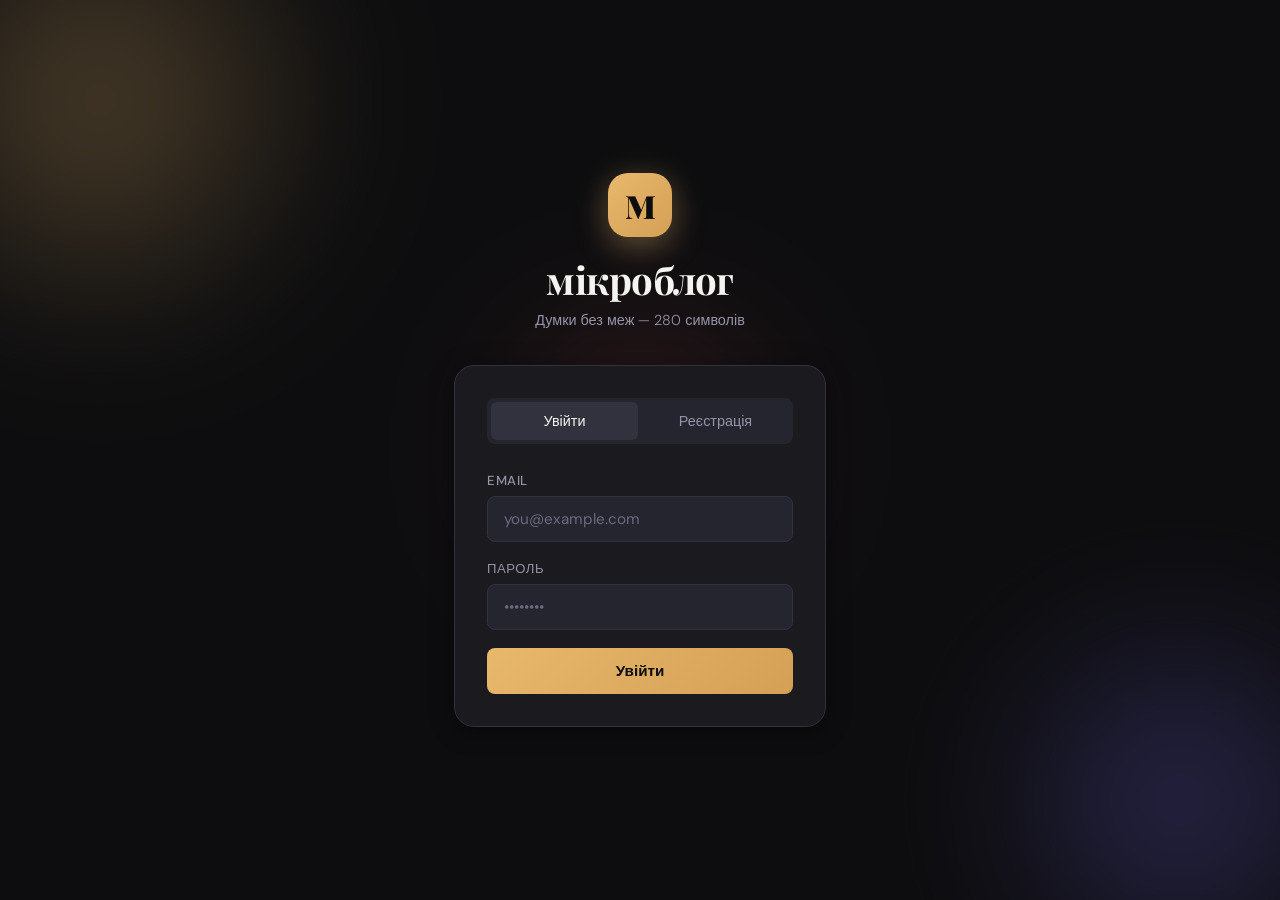
<file: frontend/index.html>
<!DOCTYPE html>
<html lang="uk">
<head>
  <meta charset="UTF-8" />
  <meta name="viewport" content="width=device-width, initial-scale=1.0" />
  <title>Мікроблог</title>
  <link rel="preconnect" href="https://fonts.googleapis.com" />
  <link rel="preconnect" href="https://fonts.gstatic.com" crossorigin />
  <link href="https://fonts.googleapis.com/css2?family=Playfair+Display:ital,wght@0,400;0,700;0,900;1,400&family=DM+Sans:wght@300;400;500;600&display=swap" rel="stylesheet" />
  <link rel="stylesheet" href="style.css" />
</head>
<body>

<!-- ══════════════ AUTH SCREEN ══════════════ -->
<div id="auth-screen" class="screen active">
  <div class="auth-bg">
    <div class="auth-blob blob-1"></div>
    <div class="auth-blob blob-2"></div>
    <div class="auth-blob blob-3"></div>
  </div>
  <div class="auth-container">
    <div class="auth-brand">
      <div class="brand-mark">М</div>
      <h1 class="brand-name">мікроблог</h1>
      <p class="brand-tagline">Думки без меж — 280 символів</p>
    </div>

    <div class="auth-card">
      <div class="auth-tabs">
        <button class="auth-tab active" data-tab="login">Увійти</button>
        <button class="auth-tab" data-tab="register">Реєстрація</button>
      </div>

      <!-- LOGIN -->
      <form id="login-form" class="auth-form active">
        <div class="field">
          <label>Email</label>
          <input type="email" id="login-email" placeholder="you@example.com" required />
        </div>
        <div class="field">
          <label>Пароль</label>
          <input type="password" id="login-password" placeholder="••••••••" required />
        </div>
        <div id="login-error" class="form-error hidden"></div>
        <button type="submit" class="btn-primary">
          <span>Увійти</span>
          <div class="btn-loader hidden"></div>
        </button>
      </form>

      <!-- REGISTER -->
      <form id="register-form" class="auth-form">
        <div class="field">
          <label>Ім'я користувача</label>
          <input type="text" id="reg-username" placeholder="sofia_dev" required />
        </div>
        <div class="field">
          <label>Email</label>
          <input type="email" id="reg-email" placeholder="you@example.com" required />
        </div>
        <div class="field">
          <label>Пароль</label>
          <input type="password" id="reg-password" placeholder="мінімум 8 символів" required />
        </div>
        <div class="field">
          <label>Про себе <span class="optional">(необов'язково)</span></label>
          <input type="text" id="reg-bio" placeholder="Хто ти?" />
        </div>
        <div id="register-error" class="form-error hidden"></div>
        <button type="submit" class="btn-primary">
          <span>Створити акаунт</span>
          <div class="btn-loader hidden"></div>
        </button>
      </form>
    </div>
  </div>
</div>

<!-- ══════════════ MAIN APP ══════════════ -->
<div id="app-screen" class="screen">

  <!-- SIDEBAR -->
  <aside class="sidebar">
    <div class="sidebar-brand">
      <div class="brand-mark-sm">М</div>
      <span>мікроблог</span>
    </div>

    <nav class="sidebar-nav">
      <button class="nav-item active" data-view="feed">
        <svg viewBox="0 0 24 24"><path d="M3 12l2-2m0 0l7-7 7 7M5 10v10a1 1 0 001 1h3m10-11l2 2m-2-2v10a1 1 0 01-1 1h-3m-6 0a1 1 0 001-1v-4a1 1 0 011-1h2a1 1 0 011 1v4a1 1 0 001 1m-6 0h6"/></svg>
        <span>Стрічка</span>
      </button>
      <button class="nav-item" data-view="explore">
        <svg viewBox="0 0 24 24"><path d="M21 21l-6-6m2-5a7 7 0 11-14 0 7 7 0 0114 0z"/></svg>
        <span>Огляд</span>
      </button>
      <button class="nav-item" data-view="profile">
        <svg viewBox="0 0 24 24"><path d="M16 7a4 4 0 11-8 0 4 4 0 018 0zM12 14a7 7 0 00-7 7h14a7 7 0 00-7-7z"/></svg>
        <span>Профіль</span>
      </button>
    </nav>

    <button class="compose-btn" id="open-compose">
      <svg viewBox="0 0 24 24"><path d="M12 4v16m8-8H4"/></svg>
      Новий допис
    </button>

    <div class="sidebar-user" id="sidebar-user">
      <div class="user-avatar-sm" id="sidebar-avatar">?</div>
      <div class="user-info-sm">
        <div class="user-name-sm" id="sidebar-username">—</div>
        <div class="user-handle-sm" id="sidebar-email">—</div>
      </div>
      <button class="logout-btn" id="logout-btn" title="Вийти">
        <svg viewBox="0 0 24 24"><path d="M17 16l4-4m0 0l-4-4m4 4H7m6 4v1a3 3 0 01-3 3H6a3 3 0 01-3-3V7a3 3 0 013-3h4a3 3 0 013 3v1"/></svg>
      </button>
    </div>
  </aside>

  <!-- MAIN CONTENT -->
  <main class="main-content">

    <!-- FEED VIEW -->
    <div id="view-feed" class="view active">
      <div class="view-header">
        <h2>Стрічка</h2>
        <button class="refresh-btn" id="refresh-feed" title="Оновити">
          <svg viewBox="0 0 24 24"><path d="M4 4v5h.582m15.356 2A8.001 8.001 0 004.582 9m0 0H9m11 11v-5h-.581m0 0a8.003 8.003 0 01-15.357-2m15.357 2H15"/></svg>
        </button>
      </div>
      <div id="feed-posts" class="posts-list">
        <div class="loading-state">
          <div class="spinner"></div>
          <p>Завантаження стрічки…</p>
        </div>
      </div>
      <div id="feed-empty" class="empty-state hidden">
        <div class="empty-icon">📭</div>
        <h3>Стрічка порожня</h3>
        <p>Підпишись на когось щоб бачити їхні дописи тут</p>
        <button class="btn-secondary" data-view="explore">Знайти людей</button>
      </div>
    </div>

    <!-- EXPLORE VIEW -->
    <div id="view-explore" class="view">
      <div class="view-header">
        <h2>Огляд</h2>
      </div>
      <div id="explore-posts" class="posts-list">
        <div class="loading-state">
          <div class="spinner"></div>
          <p>Завантаження…</p>
        </div>
      </div>
    </div>

    <!-- PROFILE VIEW -->
    <div id="view-profile" class="view">
      <div id="profile-content">
        <div class="loading-state">
          <div class="spinner"></div>
        </div>
      </div>
    </div>

  </main>

  <!-- RIGHT PANEL -->
  <aside class="right-panel">
    <div class="panel-card" id="my-stats-card">
      <h3>Моя статистика</h3>
      <div class="stats-grid">
        <div class="stat-item">
          <div class="stat-num" id="stat-posts">—</div>
          <div class="stat-label">Дописів</div>
        </div>
        <div class="stat-item">
          <div class="stat-num" id="stat-followers">—</div>
          <div class="stat-label">Підписників</div>
        </div>
        <div class="stat-item">
          <div class="stat-num" id="stat-following">—</div>
          <div class="stat-label">Підписок</div>
        </div>
      </div>
    </div>

    <div class="panel-card">
      <h3>Про сервіс</h3>
      <p class="panel-text">Мікроблог — місце для коротких думок, ідей та моментів. Максимум 280 символів.</p>
    </div>
  </aside>

</div>

<!-- ══════════════ COMPOSE MODAL ══════════════ -->
<div id="compose-modal" class="modal-overlay hidden">
  <div class="modal">
    <div class="modal-header">
      <h3>Новий допис</h3>
      <button class="modal-close" id="close-compose">✕</button>
    </div>
    <div class="modal-body">
      <div class="compose-area">
        <div class="compose-avatar" id="compose-avatar">?</div>
        <div class="compose-input-wrap">
          <textarea id="compose-text" placeholder="Що у тебе на думці?" maxlength="280" rows="4"></textarea>
          <div class="compose-footer">
            <span class="char-count"><span id="char-num">0</span>/280</span>
            <button class="btn-primary" id="submit-post">
              <span>Опублікувати</span>
              <div class="btn-loader hidden"></div>
            </button>
          </div>
        </div>
      </div>
      <div id="compose-error" class="form-error hidden"></div>
    </div>
  </div>
</div>

<!-- ══════════════ TOAST ══════════════ -->
<div id="toast" class="toast hidden"></div>

<script src="app.js"></script>
</body>
</html>
</file>
<file: frontend/style.css>
/* ═══════════════════════════════════════════
   МІКРОБЛОГ — Editorial Dark Aesthetic
   Font: Playfair Display + DM Sans
   ═══════════════════════════════════════════ */

:root {
  --ink:       #0d0d0f;
  --ink-2:     #1a1a1f;
  --ink-3:     #252530;
  --ink-4:     #32323f;
  --muted:     #6b6b80;
  --muted-2:   #9494a8;
  --paper:     #f5f4f0;
  --paper-2:   #eceae4;
  --accent:    #e8b86d;
  --accent-2:  #d4a055;
  --accent-bg: rgba(232,184,109,.12);
  --red:       #e05c5c;
  --green:     #5cb88a;
  --radius:    14px;
  --radius-sm: 8px;
  --shadow:    0 4px 24px rgba(0,0,0,.45);
  --shadow-sm: 0 2px 8px rgba(0,0,0,.3);
  --transition: .18s cubic-bezier(.4,0,.2,1);
  --sidebar-w: 260px;
  --panel-w:   280px;
}

*, *::before, *::after { box-sizing: border-box; margin: 0; padding: 0; }

html { font-size: 16px; scroll-behavior: smooth; }

body {
  font-family: 'DM Sans', sans-serif;
  background: var(--ink);
  color: var(--paper);
  min-height: 100vh;
  overflow-x: hidden;
}

/* ── Screens ─────────────────────────────── */
.screen { display: none; min-height: 100vh; }
.screen.active { display: flex; }

/* ══════════════════════════════════════════
   AUTH SCREEN
══════════════════════════════════════════ */
#auth-screen {
  align-items: center;
  justify-content: center;
  position: relative;
  overflow: hidden;
}

.auth-bg {
  position: absolute;
  inset: 0;
  pointer-events: none;
}

.auth-blob {
  position: absolute;
  border-radius: 50%;
  filter: blur(80px);
  opacity: .35;
}
.blob-1 {
  width: 500px; height: 500px;
  background: radial-gradient(circle, #e8b86d 0%, transparent 70%);
  top: -150px; left: -150px;
  animation: drift 8s ease-in-out infinite alternate;
}
.blob-2 {
  width: 400px; height: 400px;
  background: radial-gradient(circle, #7b6ef6 0%, transparent 70%);
  bottom: -100px; right: -100px;
  animation: drift 10s ease-in-out infinite alternate-reverse;
}
.blob-3 {
  width: 300px; height: 300px;
  background: radial-gradient(circle, #e05c5c 0%, transparent 70%);
  top: 50%; left: 50%;
  transform: translate(-50%, -50%);
  animation: drift 12s ease-in-out infinite alternate;
}
@keyframes drift {
  from { transform: translate(0,0) scale(1); }
  to   { transform: translate(30px,20px) scale(1.1); }
}

.auth-container {
  position: relative;
  z-index: 1;
  display: flex;
  flex-direction: column;
  align-items: center;
  gap: 36px;
  width: 100%;
  max-width: 420px;
  padding: 24px;
  animation: fadeUp .6s ease both;
}
@keyframes fadeUp {
  from { opacity: 0; transform: translateY(24px); }
  to   { opacity: 1; transform: translateY(0); }
}

.auth-brand { text-align: center; }

.brand-mark {
  width: 64px; height: 64px;
  background: linear-gradient(135deg, var(--accent), var(--accent-2));
  border-radius: 20px;
  display: flex; align-items: center; justify-content: center;
  font-family: 'Playfair Display', serif;
  font-size: 2rem; font-weight: 900;
  color: var(--ink);
  margin: 0 auto 16px;
  box-shadow: 0 8px 32px rgba(232,184,109,.4);
}

.brand-name {
  font-family: 'Playfair Display', serif;
  font-size: 2.4rem;
  font-weight: 700;
  letter-spacing: -.02em;
  color: var(--paper);
}

.brand-tagline {
  color: var(--muted-2);
  font-size: .9rem;
  margin-top: 6px;
  font-weight: 300;
}

.auth-card {
  background: var(--ink-2);
  border: 1px solid var(--ink-4);
  border-radius: 20px;
  padding: 32px;
  width: 100%;
  box-shadow: var(--shadow);
  backdrop-filter: blur(20px);
}

.auth-tabs {
  display: flex;
  gap: 4px;
  background: var(--ink-3);
  border-radius: var(--radius-sm);
  padding: 4px;
  margin-bottom: 28px;
}

.auth-tab {
  flex: 1;
  padding: 10px;
  border: none;
  background: transparent;
  color: var(--muted-2);
  font-family: 'DM Sans', sans-serif;
  font-size: .9rem;
  font-weight: 500;
  border-radius: 6px;
  cursor: pointer;
  transition: var(--transition);
}
.auth-tab.active {
  background: var(--ink-4);
  color: var(--paper);
}

.auth-form { display: none; flex-direction: column; gap: 18px; }
.auth-form.active { display: flex; }

.field { display: flex; flex-direction: column; gap: 7px; }

.field label {
  font-size: .82rem;
  font-weight: 500;
  color: var(--muted-2);
  letter-spacing: .04em;
  text-transform: uppercase;
}

.optional { color: var(--muted); font-weight: 300; text-transform: none; }

.field input {
  background: var(--ink-3);
  border: 1px solid var(--ink-4);
  border-radius: var(--radius-sm);
  padding: 12px 16px;
  color: var(--paper);
  font-family: 'DM Sans', sans-serif;
  font-size: .95rem;
  outline: none;
  transition: border-color var(--transition);
}
.field input::placeholder { color: var(--muted); }
.field input:focus { border-color: var(--accent); }

/* ══════════════════════════════════════════
   BUTTONS
══════════════════════════════════════════ */
.btn-primary {
  display: flex; align-items: center; justify-content: center; gap: 8px;
  background: linear-gradient(135deg, var(--accent), var(--accent-2));
  color: var(--ink);
  border: none;
  border-radius: var(--radius-sm);
  padding: 13px 24px;
  font-family: 'DM Sans', sans-serif;
  font-size: .95rem;
  font-weight: 600;
  cursor: pointer;
  transition: var(--transition);
  width: 100%;
}
.btn-primary:hover { transform: translateY(-1px); box-shadow: 0 6px 20px rgba(232,184,109,.35); }
.btn-primary:active { transform: translateY(0); }

.btn-secondary {
  background: var(--ink-3);
  border: 1px solid var(--ink-4);
  color: var(--paper);
  border-radius: var(--radius-sm);
  padding: 10px 20px;
  font-family: 'DM Sans', sans-serif;
  font-size: .9rem;
  font-weight: 500;
  cursor: pointer;
  transition: var(--transition);
}
.btn-secondary:hover { border-color: var(--accent); color: var(--accent); }

.btn-loader {
  width: 16px; height: 16px;
  border: 2px solid rgba(13,13,15,.3);
  border-top-color: var(--ink);
  border-radius: 50%;
  animation: spin .7s linear infinite;
}
.btn-loader.hidden { display: none; }
@keyframes spin { to { transform: rotate(360deg); } }

.form-error {
  background: rgba(224,92,92,.12);
  border: 1px solid rgba(224,92,92,.3);
  color: #f08080;
  border-radius: var(--radius-sm);
  padding: 10px 14px;
  font-size: .88rem;
}
.form-error.hidden { display: none; }

/* ══════════════════════════════════════════
   APP LAYOUT
══════════════════════════════════════════ */
#app-screen {
  display: none;
  flex-direction: row;
  min-height: 100vh;
}
#app-screen.active { display: flex; }

/* ── Sidebar ──────────────────────────────── */
.sidebar {
  width: var(--sidebar-w);
  min-height: 100vh;
  background: var(--ink-2);
  border-right: 1px solid var(--ink-3);
  display: flex;
  flex-direction: column;
  padding: 24px 16px;
  position: sticky;
  top: 0;
  height: 100vh;
  overflow-y: auto;
  flex-shrink: 0;
}

.sidebar-brand {
  display: flex;
  align-items: center;
  gap: 10px;
  padding: 0 8px;
  margin-bottom: 32px;
}
.brand-mark-sm {
  width: 36px; height: 36px;
  background: linear-gradient(135deg, var(--accent), var(--accent-2));
  border-radius: 10px;
  display: flex; align-items: center; justify-content: center;
  font-family: 'Playfair Display', serif;
  font-weight: 900; font-size: 1.1rem;
  color: var(--ink);
  flex-shrink: 0;
}
.sidebar-brand span {
  font-family: 'Playfair Display', serif;
  font-size: 1.1rem;
  font-weight: 700;
}

.sidebar-nav {
  display: flex;
  flex-direction: column;
  gap: 4px;
  flex: 1;
}

.nav-item {
  display: flex;
  align-items: center;
  gap: 12px;
  padding: 12px 14px;
  border: none;
  background: transparent;
  color: var(--muted-2);
  border-radius: var(--radius-sm);
  cursor: pointer;
  font-family: 'DM Sans', sans-serif;
  font-size: .95rem;
  font-weight: 500;
  transition: var(--transition);
  text-align: left;
  width: 100%;
}
.nav-item svg {
  width: 20px; height: 20px;
  stroke: currentColor;
  fill: none;
  stroke-width: 1.8;
  stroke-linecap: round;
  stroke-linejoin: round;
  flex-shrink: 0;
}
.nav-item:hover { background: var(--ink-3); color: var(--paper); }
.nav-item.active { background: var(--accent-bg); color: var(--accent); }

.compose-btn {
  display: flex;
  align-items: center;
  gap: 10px;
  background: linear-gradient(135deg, var(--accent), var(--accent-2));
  color: var(--ink);
  border: none;
  border-radius: var(--radius-sm);
  padding: 13px 18px;
  font-family: 'DM Sans', sans-serif;
  font-size: .9rem;
  font-weight: 600;
  cursor: pointer;
  margin: 24px 0;
  transition: var(--transition);
  width: 100%;
}
.compose-btn:hover { transform: translateY(-1px); box-shadow: 0 6px 20px rgba(232,184,109,.3); }
.compose-btn svg {
  width: 18px; height: 18px;
  stroke: var(--ink);
  fill: none;
  stroke-width: 2.5;
  stroke-linecap: round;
  flex-shrink: 0;
}

.sidebar-user {
  display: flex;
  align-items: center;
  gap: 10px;
  padding: 12px 10px;
  border-top: 1px solid var(--ink-3);
  margin-top: auto;
}
.user-avatar-sm {
  width: 38px; height: 38px;
  background: linear-gradient(135deg, var(--accent), #7b6ef6);
  border-radius: 50%;
  display: flex; align-items: center; justify-content: center;
  font-family: 'Playfair Display', serif;
  font-weight: 700;
  font-size: 1rem;
  color: white;
  flex-shrink: 0;
}
.user-info-sm { flex: 1; overflow: hidden; }
.user-name-sm {
  font-size: .88rem;
  font-weight: 600;
  white-space: nowrap;
  overflow: hidden;
  text-overflow: ellipsis;
}
.user-handle-sm {
  font-size: .78rem;
  color: var(--muted);
  white-space: nowrap;
  overflow: hidden;
  text-overflow: ellipsis;
}

.logout-btn {
  background: none; border: none; cursor: pointer;
  color: var(--muted);
  padding: 6px;
  border-radius: 6px;
  transition: var(--transition);
  flex-shrink: 0;
}
.logout-btn:hover { color: var(--red); background: rgba(224,92,92,.1); }
.logout-btn svg {
  width: 18px; height: 18px;
  stroke: currentColor; fill: none;
  stroke-width: 1.8; stroke-linecap: round; stroke-linejoin: round;
}

/* ── Main ─────────────────────────────────── */
.main-content {
  flex: 1;
  max-width: 640px;
  border-right: 1px solid var(--ink-3);
  min-height: 100vh;
}

.view { display: none; }
.view.active { display: block; }

.view-header {
  display: flex;
  align-items: center;
  justify-content: space-between;
  padding: 20px 24px;
  border-bottom: 1px solid var(--ink-3);
  position: sticky;
  top: 0;
  background: rgba(13,13,15,.85);
  backdrop-filter: blur(12px);
  z-index: 10;
}
.view-header h2 {
  font-family: 'Playfair Display', serif;
  font-size: 1.5rem;
  font-weight: 700;
}

.refresh-btn {
  background: none; border: none; cursor: pointer;
  color: var(--muted);
  padding: 8px;
  border-radius: 8px;
  transition: var(--transition);
}
.refresh-btn:hover { color: var(--accent); background: var(--accent-bg); transform: rotate(180deg); }
.refresh-btn svg {
  width: 20px; height: 20px;
  stroke: currentColor; fill: none;
  stroke-width: 1.8; stroke-linecap: round; stroke-linejoin: round;
}

/* ── Right Panel ──────────────────────────── */
.right-panel {
  width: var(--panel-w);
  padding: 24px 20px;
  flex-shrink: 0;
  display: flex;
  flex-direction: column;
  gap: 16px;
}

.panel-card {
  background: var(--ink-2);
  border: 1px solid var(--ink-3);
  border-radius: var(--radius);
  padding: 20px;
}
.panel-card h3 {
  font-family: 'Playfair Display', serif;
  font-size: 1rem;
  font-weight: 700;
  margin-bottom: 14px;
  color: var(--paper);
}

.stats-grid {
  display: grid;
  grid-template-columns: repeat(3, 1fr);
  gap: 12px;
}
.stat-item { text-align: center; }
.stat-num {
  font-family: 'Playfair Display', serif;
  font-size: 1.5rem;
  font-weight: 700;
  color: var(--accent);
}
.stat-label {
  font-size: .75rem;
  color: var(--muted);
  margin-top: 2px;
}

.panel-text {
  font-size: .88rem;
  color: var(--muted-2);
  line-height: 1.6;
}

/* ══════════════════════════════════════════
   POSTS
══════════════════════════════════════════ */
.posts-list { padding: 0; }

.post-card {
  padding: 20px 24px;
  border-bottom: 1px solid var(--ink-3);
  transition: background var(--transition);
  animation: fadeUp .3s ease both;
}
.post-card:hover { background: rgba(255,255,255,.02); }

.post-header {
  display: flex;
  align-items: center;
  gap: 12px;
  margin-bottom: 12px;
}

.post-avatar {
  width: 42px; height: 42px;
  background: linear-gradient(135deg, var(--accent), #7b6ef6);
  border-radius: 50%;
  display: flex; align-items: center; justify-content: center;
  font-family: 'Playfair Display', serif;
  font-weight: 700; font-size: 1.1rem;
  color: white;
  flex-shrink: 0;
  cursor: pointer;
  transition: var(--transition);
}
.post-avatar:hover { transform: scale(1.08); }

.post-meta { flex: 1; }
.post-author {
  font-weight: 600;
  font-size: .92rem;
  cursor: pointer;
  transition: var(--transition);
}
.post-author:hover { color: var(--accent); }
.post-time {
  font-size: .78rem;
  color: var(--muted);
  margin-top: 1px;
}

.post-body {
  font-size: .97rem;
  line-height: 1.65;
  color: rgba(245,244,240,.9);
  margin-bottom: 14px;
  word-break: break-word;
}

.post-actions {
  display: flex;
  align-items: center;
  gap: 20px;
}

.action-btn {
  display: flex; align-items: center; gap: 6px;
  background: none; border: none; cursor: pointer;
  color: var(--muted);
  font-family: 'DM Sans', sans-serif;
  font-size: .85rem;
  padding: 6px 10px;
  border-radius: 20px;
  transition: var(--transition);
}
.action-btn svg {
  width: 18px; height: 18px;
  stroke: currentColor; fill: none;
  stroke-width: 1.7; stroke-linecap: round; stroke-linejoin: round;
  transition: var(--transition);
}
.action-btn:hover { color: var(--accent); background: var(--accent-bg); }
.action-btn:hover svg { transform: scale(1.15); }

.action-btn.liked { color: var(--red); }
.action-btn.liked svg { fill: var(--red); stroke: var(--red); }
.action-btn.liked:hover { color: var(--red); background: rgba(224,92,92,.1); }

.action-btn.delete-btn:hover { color: var(--red); background: rgba(224,92,92,.1); }

.post-own-badge {
  font-size: .72rem;
  color: var(--accent);
  background: var(--accent-bg);
  border: 1px solid rgba(232,184,109,.25);
  padding: 2px 8px;
  border-radius: 20px;
}

/* ══════════════════════════════════════════
   PROFILE VIEW
══════════════════════════════════════════ */
.profile-header {
  padding: 32px 24px 24px;
  border-bottom: 1px solid var(--ink-3);
}

.profile-top {
  display: flex;
  align-items: flex-start;
  justify-content: space-between;
  margin-bottom: 16px;
}

.profile-avatar {
  width: 80px; height: 80px;
  background: linear-gradient(135deg, var(--accent), #7b6ef6);
  border-radius: 50%;
  display: flex; align-items: center; justify-content: center;
  font-family: 'Playfair Display', serif;
  font-size: 2rem; font-weight: 700;
  color: white;
  border: 3px solid var(--ink-2);
}

.profile-name {
  font-family: 'Playfair Display', serif;
  font-size: 1.6rem;
  font-weight: 700;
  margin-bottom: 2px;
}
.profile-handle {
  color: var(--muted);
  font-size: .88rem;
  margin-bottom: 10px;
}
.profile-bio {
  font-size: .92rem;
  line-height: 1.6;
  color: var(--muted-2);
  margin-bottom: 16px;
}

.profile-stats {
  display: flex;
  gap: 24px;
}
.profile-stat {
  display: flex;
  align-items: center;
  gap: 6px;
  font-size: .88rem;
}
.profile-stat strong {
  font-family: 'Playfair Display', serif;
  font-size: 1.1rem;
  color: var(--paper);
}
.profile-stat span { color: var(--muted); }

.follow-btn {
  display: flex; align-items: center; gap: 8px;
  border-radius: 20px;
  padding: 9px 20px;
  font-family: 'DM Sans', sans-serif;
  font-size: .9rem;
  font-weight: 600;
  cursor: pointer;
  transition: var(--transition);
  border: 2px solid var(--accent);
}
.follow-btn.follow {
  background: var(--accent);
  color: var(--ink);
}
.follow-btn.follow:hover { background: var(--accent-2); }
.follow-btn.unfollow {
  background: transparent;
  color: var(--accent);
}
.follow-btn.unfollow:hover { background: rgba(224,92,92,.1); border-color: var(--red); color: var(--red); }

/* ══════════════════════════════════════════
   COMPOSE MODAL
══════════════════════════════════════════ */
.modal-overlay {
  position: fixed; inset: 0;
  background: rgba(0,0,0,.7);
  display: flex; align-items: center; justify-content: center;
  z-index: 100;
  backdrop-filter: blur(8px);
  animation: fadeIn .2s ease;
}
.modal-overlay.hidden { display: none; }
@keyframes fadeIn { from { opacity: 0; } to { opacity: 1; } }

.modal {
  background: var(--ink-2);
  border: 1px solid var(--ink-4);
  border-radius: 20px;
  width: 100%;
  max-width: 540px;
  margin: 20px;
  box-shadow: var(--shadow);
  animation: scaleIn .2s cubic-bezier(.34,1.56,.64,1);
}
@keyframes scaleIn {
  from { transform: scale(.92); opacity: 0; }
  to   { transform: scale(1);   opacity: 1; }
}

.modal-header {
  display: flex; align-items: center; justify-content: space-between;
  padding: 20px 24px 16px;
  border-bottom: 1px solid var(--ink-3);
}
.modal-header h3 {
  font-family: 'Playfair Display', serif;
  font-size: 1.15rem; font-weight: 700;
}
.modal-close {
  background: none; border: none; cursor: pointer;
  color: var(--muted);
  font-size: 1.1rem;
  width: 32px; height: 32px;
  border-radius: 50%;
  display: flex; align-items: center; justify-content: center;
  transition: var(--transition);
}
.modal-close:hover { background: var(--ink-3); color: var(--paper); }

.modal-body { padding: 20px 24px 24px; }

.compose-area {
  display: flex;
  gap: 14px;
}

.compose-avatar {
  width: 42px; height: 42px;
  background: linear-gradient(135deg, var(--accent), #7b6ef6);
  border-radius: 50%;
  display: flex; align-items: center; justify-content: center;
  font-family: 'Playfair Display', serif;
  font-weight: 700; font-size: 1rem;
  color: white;
  flex-shrink: 0;
  margin-top: 2px;
}

.compose-input-wrap { flex: 1; }

#compose-text {
  width: 100%;
  background: var(--ink-3);
  border: 1px solid var(--ink-4);
  border-radius: var(--radius-sm);
  padding: 14px 16px;
  color: var(--paper);
  font-family: 'DM Sans', sans-serif;
  font-size: 1rem;
  line-height: 1.6;
  resize: none;
  outline: none;
  transition: border-color var(--transition);
}
#compose-text::placeholder { color: var(--muted); }
#compose-text:focus { border-color: var(--accent); }

.compose-footer {
  display: flex;
  align-items: center;
  justify-content: space-between;
  margin-top: 12px;
}

.char-count { font-size: .83rem; color: var(--muted); }
.char-count span { color: var(--muted-2); font-weight: 500; }
.char-count.warn span { color: var(--accent); }
.char-count.limit span { color: var(--red); }

/* ══════════════════════════════════════════
   STATES
══════════════════════════════════════════ */
.loading-state {
  display: flex; flex-direction: column; align-items: center; justify-content: center;
  padding: 60px 20px;
  gap: 16px;
  color: var(--muted);
}

.spinner {
  width: 32px; height: 32px;
  border: 3px solid var(--ink-4);
  border-top-color: var(--accent);
  border-radius: 50%;
  animation: spin .8s linear infinite;
}

.empty-state {
  display: flex; flex-direction: column; align-items: center;
  padding: 80px 24px;
  gap: 12px;
  text-align: center;
}
.empty-icon { font-size: 3rem; margin-bottom: 8px; }
.empty-state h3 {
  font-family: 'Playfair Display', serif;
  font-size: 1.3rem;
}
.empty-state p { color: var(--muted-2); font-size: .9rem; }
.empty-state.hidden { display: none; }

/* ══════════════════════════════════════════
   TOAST
══════════════════════════════════════════ */
.toast {
  position: fixed;
  bottom: 28px;
  left: 50%; transform: translateX(-50%);
  background: var(--ink-3);
  border: 1px solid var(--ink-4);
  color: var(--paper);
  padding: 12px 24px;
  border-radius: 30px;
  font-size: .9rem;
  font-weight: 500;
  z-index: 200;
  box-shadow: var(--shadow);
  animation: toastIn .25s cubic-bezier(.34,1.56,.64,1);
}
.toast.hidden { display: none; }
.toast.success { border-color: rgba(92,184,138,.4); color: var(--green); }
.toast.error   { border-color: rgba(224,92,92,.4);  color: #f08080; }
@keyframes toastIn {
  from { transform: translateX(-50%) translateY(12px); opacity: 0; }
  to   { transform: translateX(-50%) translateY(0);    opacity: 1; }
}

/* ══════════════════════════════════════════
   SCROLLBAR
══════════════════════════════════════════ */
::-webkit-scrollbar { width: 6px; }
::-webkit-scrollbar-track { background: var(--ink-2); }
::-webkit-scrollbar-thumb { background: var(--ink-4); border-radius: 3px; }
::-webkit-scrollbar-thumb:hover { background: var(--muted); }

/* ══════════════════════════════════════════
   RESPONSIVE
══════════════════════════════════════════ */
@media (max-width: 1100px) {
  .right-panel { display: none; }
}
@media (max-width: 720px) {
  :root { --sidebar-w: 64px; }
  .sidebar-brand span, .nav-item span, .compose-btn span,
  .sidebar-user .user-info-sm { display: none; }
  .compose-btn { padding: 13px; justify-content: center; }
  .compose-btn svg { margin: 0; }
  .nav-item { justify-content: center; padding: 14px; }
  .sidebar-user { justify-content: center; padding: 12px 0; }
  .view-header { padding: 16px; }
  .post-card { padding: 16px; }
}

/* ══════════════════════════════════════════
   PROFILE EDIT TEXTAREA FIX
══════════════════════════════════════════ */
#edit-bio:focus,
#edit-avatar:focus {
  border-color: var(--accent) !important;
}

/* ══════════════════════════════════════════
   FOLLOW BUTTON IN PROFILE HEADER
══════════════════════════════════════════ */
.profile-top {
  display: flex;
  align-items: flex-start;
  justify-content: space-between;
  gap: 16px;
  margin-bottom: 16px;
}

/* ══════════════════════════════════════════
   POST REPLY INDICATOR
══════════════════════════════════════════ */
.post-card.is-reply {
  border-left: 3px solid var(--accent);
  padding-left: 20px;
}

/* ══════════════════════════════════════════
   SKELETON LOADING SHIMMER
══════════════════════════════════════════ */
.skeleton {
  background: linear-gradient(90deg,
    var(--ink-3) 25%, var(--ink-4) 50%, var(--ink-3) 75%);
  background-size: 200% 100%;
  animation: shimmer 1.4s infinite;
  border-radius: 6px;
}
@keyframes shimmer {
  0%   { background-position: 200% 0; }
  100% { background-position: -200% 0; }
}

/* ══════════════════════════════════════════
   KEYBOARD SHORTCUT HINT
══════════════════════════════════════════ */
.compose-footer .shortcut-hint {
  font-size: .75rem;
  color: var(--muted);
  display: flex;
  align-items: center;
  gap: 4px;
}
.shortcut-hint kbd {
  background: var(--ink-4);
  border: 1px solid var(--ink-3);
  border-radius: 4px;
  padding: 1px 5px;
  font-size: .72rem;
  font-family: monospace;
}

/* ══════════════════════════════════════════
   NOTIFICATION DOT (future use)
══════════════════════════════════════════ */
.nav-item .badge {
  margin-left: auto;
  background: var(--accent);
  color: var(--ink);
  font-size: .68rem;
  font-weight: 700;
  min-width: 18px;
  height: 18px;
  border-radius: 9px;
  display: flex;
  align-items: center;
  justify-content: center;
  padding: 0 4px;
}

/* ══════════════════════════════════════════
   ACTIVE POST HIGHLIGHT (just posted)
══════════════════════════════════════════ */
.post-card.new-post {
  background: var(--accent-bg);
  transition: background 1s ease;
}

/* ══════════════════════════════════════════
   PROFILE JOINED DATE
══════════════════════════════════════════ */
.profile-joined {
  font-size: .8rem;
  color: var(--muted);
  display: flex;
  align-items: center;
  gap: 5px;
  margin-top: 8px;
}
.profile-joined svg {
  width: 14px; height: 14px;
  stroke: currentColor; fill: none;
  stroke-width: 1.8;
}

/* ══════════════════════════════════════════
   DIVIDER
══════════════════════════════════════════ */
.section-divider {
  border: none;
  border-top: 1px solid var(--ink-3);
  margin: 0;
}

/* ══════════════════════════════════════════
   AUTH SCREEN — demo hint
══════════════════════════════════════════ */
.auth-demo-hint {
  text-align: center;
  font-size: .8rem;
  color: var(--muted);
  margin-top: -8px;
}
.auth-demo-hint strong { color: var(--accent); font-weight: 600; }
</file>
